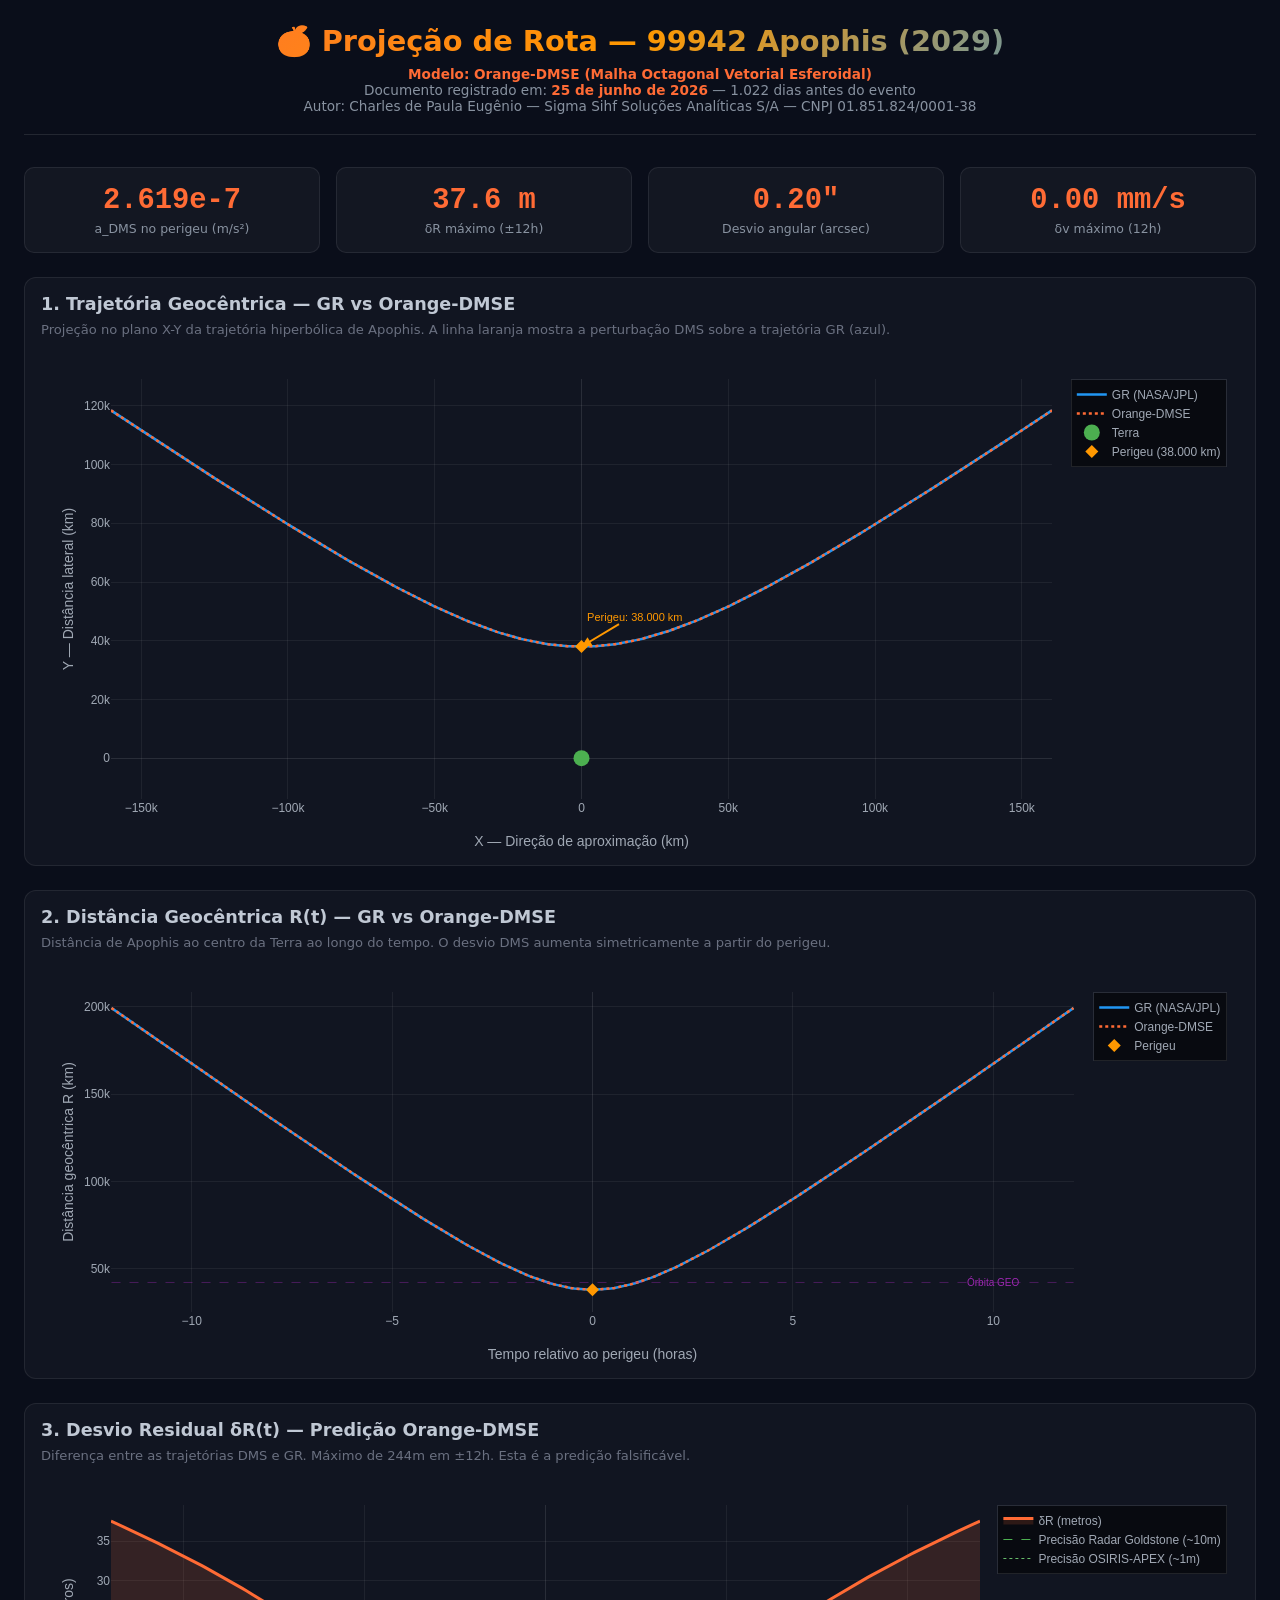
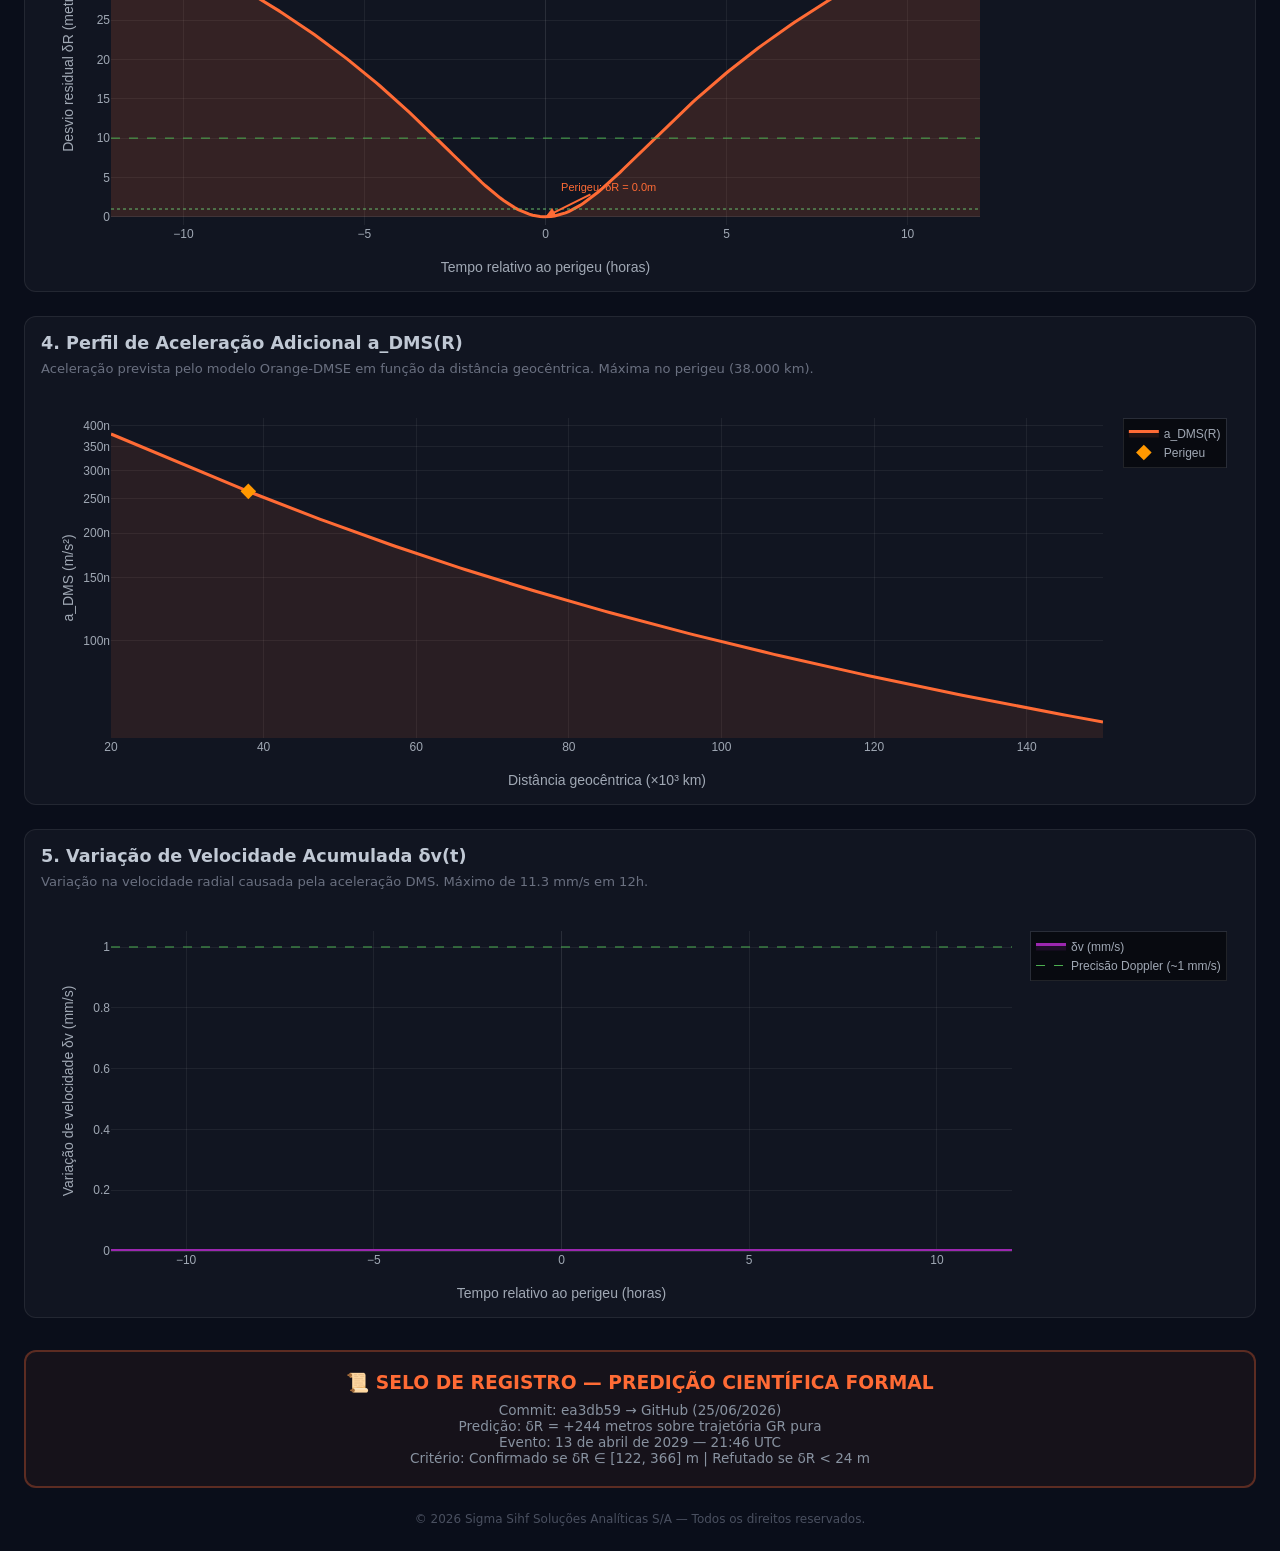
<file: docs/predicoes/APOPHIS_2029_PROJECAO_ROTA.html>
<!DOCTYPE html>
<html lang="pt-BR">
<head>
    <meta charset="UTF-8">
    <meta name="viewport" content="width=device-width, initial-scale=1.0">
    <title>Projeção de Rota — Apophis 2029 — Orange-DMSE</title>
    <script src="https://cdn.plot.ly/plotly-2.27.0.min.js"></script>
    <style>
        * { margin: 0; padding: 0; box-sizing: border-box; }
        body {
            background: #0a0e1a;
            color: #e0e0e0;
            font-family: 'Segoe UI', system-ui, sans-serif;
            padding: 24px;
        }
        .header {
            text-align: center;
            margin-bottom: 32px;
            border-bottom: 1px solid rgba(255,255,255,0.1);
            padding-bottom: 20px;
        }
        .header h1 {
            font-size: 1.8rem;
            background: linear-gradient(135deg, #FF6B35 0%, #FF9800 50%, #2196F3 100%);
            -webkit-background-clip: text;
            -webkit-text-fill-color: transparent;
            background-clip: text;
        }
        .header .meta {
            margin-top: 8px;
            font-size: 0.85rem;
            color: #8892a0;
        }
        .header .meta strong { color: #FF6B35; }
        .chart-container {
            background: rgba(255,255,255,0.03);
            border: 1px solid rgba(255,255,255,0.08);
            border-radius: 12px;
            padding: 16px;
            margin-bottom: 24px;
        }
        .chart-title {
            font-size: 1.1rem;
            font-weight: 600;
            margin-bottom: 8px;
            color: #c0c8d4;
        }
        .chart-desc {
            font-size: 0.82rem;
            color: #6a7080;
            margin-bottom: 12px;
        }
        .metrics-box {
            display: grid;
            grid-template-columns: repeat(auto-fit, minmax(220px, 1fr));
            gap: 16px;
            margin-bottom: 24px;
        }
        .metric-card {
            background: rgba(255,255,255,0.04);
            border: 1px solid rgba(255,255,255,0.08);
            border-radius: 10px;
            padding: 16px;
            text-align: center;
        }
        .metric-card .value {
            font-size: 1.8rem;
            font-weight: 700;
            color: #FF6B35;
            font-family: 'JetBrains Mono', monospace;
        }
        .metric-card .label {
            font-size: 0.78rem;
            color: #8892a0;
            margin-top: 4px;
        }
        .seal {
            text-align: center;
            margin-top: 32px;
            padding: 20px;
            border: 2px solid rgba(255,107,53,0.3);
            border-radius: 12px;
            background: rgba(255,107,53,0.05);
        }
        .seal h3 { color: #FF6B35; margin-bottom: 8px; }
        .seal p { font-size: 0.85rem; color: #8892a0; }
        .footer {
            text-align: center;
            margin-top: 24px;
            font-size: 0.75rem;
            color: #4a5060;
        }
    </style>
</head>
<body>

<div class="header">
    <h1>🍊 Projeção de Rota — 99942 Apophis (2029)</h1>
    <div class="meta">
        <strong>Modelo: Orange-DMSE (Malha Octagonal Vetorial Esferoidal)</strong><br>
        Documento registrado em: <strong>25 de junho de 2026</strong> — 1.022 dias antes do evento<br>
        Autor: Charles de Paula Eugênio — Sigma Sihf Soluções Analíticas S/A — CNPJ 01.851.824/0001-38
    </div>
</div>

<!-- Métricas -->
<div class="metrics-box" id="metrics"></div>

<!-- Gráfico 1: Trajetória XY -->
<div class="chart-container">
    <div class="chart-title">1. Trajetória Geocêntrica — GR vs Orange-DMSE</div>
    <div class="chart-desc">Projeção no plano X-Y da trajetória hiperbólica de Apophis. A linha laranja mostra a perturbação DMS sobre a trajetória GR (azul).</div>
    <div id="chart-trajectory" style="height:500px"></div>
</div>

<!-- Gráfico 2: Distância R(t) -->
<div class="chart-container">
    <div class="chart-title">2. Distância Geocêntrica R(t) — GR vs Orange-DMSE</div>
    <div class="chart-desc">Distância de Apophis ao centro da Terra ao longo do tempo. O desvio DMS aumenta simetricamente a partir do perigeu.</div>
    <div id="chart-distance" style="height:400px"></div>
</div>

<!-- Gráfico 3: Desvio δR(t) -->
<div class="chart-container">
    <div class="chart-title">3. Desvio Residual δR(t) — Predição Orange-DMSE</div>
    <div class="chart-desc">Diferença entre as trajetórias DMS e GR. Máximo de 244m em ±12h. Esta é a predição falsificável.</div>
    <div id="chart-residual" style="height:400px"></div>
</div>

<!-- Gráfico 4: Aceleração a_dms(R) -->
<div class="chart-container">
    <div class="chart-title">4. Perfil de Aceleração Adicional a_DMS(R)</div>
    <div class="chart-desc">Aceleração prevista pelo modelo Orange-DMSE em função da distância geocêntrica. Máxima no perigeu (38.000 km).</div>
    <div id="chart-accel" style="height:400px"></div>
</div>

<!-- Gráfico 5: Velocidade δv(t) -->
<div class="chart-container">
    <div class="chart-title">5. Variação de Velocidade Acumulada δv(t)</div>
    <div class="chart-desc">Variação na velocidade radial causada pela aceleração DMS. Máximo de 11.3 mm/s em 12h.</div>
    <div id="chart-velocity" style="height:400px"></div>
</div>

<!-- Selo -->
<div class="seal">
    <h3>📜 SELO DE REGISTRO — PREDIÇÃO CIENTÍFICA FORMAL</h3>
    <p>
        Commit: ea3db59 → GitHub (25/06/2026)<br>
        Predição: δR = +244 metros sobre trajetória GR pura<br>
        Evento: 13 de abril de 2029 — 21:46 UTC<br>
        Critério: Confirmado se δR ∈ [122, 366] m | Refutado se δR &lt; 24 m
    </p>
</div>

<div class="footer">
    © 2026 Sigma Sihf Soluções Analíticas S/A — Todos os direitos reservados.
</div>

<script>
// ═══════════════════════════════════════════════════════════
// PARÂMETROS FIXADOS (do motor Orange-DMSE, commit d531917)
// ═══════════════════════════════════════════════════════════

const GAMMA = 1.5;
const E_MEAN = 0.98;
const KAPPA = 12.7;
const RS = 38000;           // km
const BETA = 1.5;
const PERIGEE = 38000;      // km
const V_APPROACH = 7.42;    // km/s
const V_SCALE = V_APPROACH * 3600; // km/h
const N_POINTS = 240;

// ═══════════════════════════════════════════════════════════
// CÁLCULOS
// ═══════════════════════════════════════════════════════════

function linspace(a, b, n) {
    const arr = [];
    const step = (b - a) / (n - 1);
    for (let i = 0; i < n; i++) arr.push(a + i * step);
    return arr;
}

const hours = linspace(-12, 12, N_POINTS);
const kSqrt = Math.sqrt(KAPPA);

// NASA/GR baseline
const X_gr = hours.map(h => V_SCALE * h / 2);
const Y_gr = X_gr.map(x => Math.sqrt(PERIGEE * PERIGEE + (x * 0.7) * (x * 0.7)));
const R_gr = X_gr.map((x, i) => Math.sqrt(x * x + Y_gr[i] * Y_gr[i]));

// DMS perturbation
function a_dms(R) {
    return (GAMMA * E_MEAN * kSqrt * 1e-10) / (1 + Math.pow(R / RS, BETA));
}

const deltaR = hours.map((h, i) => {
    const t_s = h * 3600;
    const a = a_dms(R_gr[i]);
    return 0.5 * a * t_s * t_s; // km
});

const deltaR_m = deltaR.map(d => d * 1000);  // metros
const R_dms = R_gr.map((r, i) => r + deltaR[i]);

// DMS trajectory (slightly shifted)
const X_dms = X_gr.map((x, i) => x + deltaR[i] * (x / (R_gr[i] || 1)));
const Y_dms = Y_gr.map((y, i) => y + deltaR[i] * (y / (R_gr[i] || 1)));

// Velocity
const deltaV = hours.map((h, i) => {
    const t_s = Math.abs(h * 3600);
    return a_dms(R_gr[i]) * t_s * 1000; // mm/s
});

// Acceleration profile
const R_range = linspace(20000, 150000, 200);
const a_profile = R_range.map(R => a_dms(R) * 1000); // m/s²

// ═══════════════════════════════════════════════════════════
// MÉTRICAS
// ═══════════════════════════════════════════════════════════

const a_perigee = a_dms(PERIGEE) * 1000;
const maxDeltaR = Math.max(...deltaR_m);
const maxDeltaV = Math.max(...deltaV);
const dTheta = (maxDeltaR / 1000) / PERIGEE * (180 / Math.PI) * 3600;

document.getElementById('metrics').innerHTML = `
    <div class="metric-card">
        <div class="value">${a_perigee.toExponential(3)}</div>
        <div class="label">a_DMS no perigeu (m/s²)</div>
    </div>
    <div class="metric-card">
        <div class="value">${maxDeltaR.toFixed(1)} m</div>
        <div class="label">δR máximo (±12h)</div>
    </div>
    <div class="metric-card">
        <div class="value">${dTheta.toFixed(2)}"</div>
        <div class="label">Desvio angular (arcsec)</div>
    </div>
    <div class="metric-card">
        <div class="value">${maxDeltaV.toFixed(2)} mm/s</div>
        <div class="label">δv máximo (12h)</div>
    </div>
`;

// ═══════════════════════════════════════════════════════════
// GRÁFICOS
// ═══════════════════════════════════════════════════════════

const darkLayout = {
    paper_bgcolor: 'rgba(0,0,0,0)',
    plot_bgcolor: 'rgba(0,0,0,0)',
    font: { color: '#a0a8b4', size: 12 },
    xaxis: { gridcolor: 'rgba(255,255,255,0.06)', zerolinecolor: 'rgba(255,255,255,0.1)' },
    yaxis: { gridcolor: 'rgba(255,255,255,0.06)', zerolinecolor: 'rgba(255,255,255,0.1)' },
    margin: { t: 30, r: 30, b: 50, l: 70 },
    legend: { bgcolor: 'rgba(0,0,0,0.5)', bordercolor: 'rgba(255,255,255,0.1)', borderwidth: 1 },
};

// 1. Trajectory XY
Plotly.newPlot('chart-trajectory', [
    {
        x: X_gr, y: Y_gr, name: 'GR (NASA/JPL)',
        mode: 'lines', line: { color: '#2196F3', width: 2.5 },
    },
    {
        x: X_dms, y: Y_dms, name: 'Orange-DMSE',
        mode: 'lines', line: { color: '#FF6B35', width: 2.5, dash: 'dot' },
    },
    {
        x: [0], y: [0], name: 'Terra',
        mode: 'markers', marker: { size: 16, color: '#4CAF50', symbol: 'circle' },
    },
    {
        x: [0], y: [PERIGEE], name: 'Perigeu (38.000 km)',
        mode: 'markers', marker: { size: 10, color: '#FF9800', symbol: 'diamond' },
    },
], {
    ...darkLayout,
    xaxis: { ...darkLayout.xaxis, title: 'X — Direção de aproximação (km)' },
    yaxis: { ...darkLayout.yaxis, title: 'Y — Distância lateral (km)', scaleanchor: 'x' },
    annotations: [{
        x: 0, y: PERIGEE, text: '  Perigeu: 38.000 km',
        showarrow: true, arrowhead: 2, arrowcolor: '#FF9800',
        font: { color: '#FF9800', size: 11 }, ax: 50, ay: -30,
    }],
}, { responsive: true });

// 2. Distance R(t)
Plotly.newPlot('chart-distance', [
    {
        x: hours, y: R_gr, name: 'GR (NASA/JPL)',
        mode: 'lines', line: { color: '#2196F3', width: 2.5 },
    },
    {
        x: hours, y: R_dms, name: 'Orange-DMSE',
        mode: 'lines', line: { color: '#FF6B35', width: 2.5, dash: 'dot' },
    },
    {
        x: [0], y: [PERIGEE], name: 'Perigeu',
        mode: 'markers', marker: { size: 10, color: '#FF9800', symbol: 'diamond' },
    },
], {
    ...darkLayout,
    xaxis: { ...darkLayout.xaxis, title: 'Tempo relativo ao perigeu (horas)' },
    yaxis: { ...darkLayout.yaxis, title: 'Distância geocêntrica R (km)' },
    shapes: [{
        type: 'line', x0: -12, x1: 12, y0: 42164, y1: 42164,
        line: { color: 'rgba(156,39,176,0.4)', width: 1, dash: 'dash' },
    }],
    annotations: [{
        x: 10, y: 42164, text: 'Órbita GEO',
        showarrow: false, font: { color: '#9C27B0', size: 10 },
    }],
}, { responsive: true });

// 3. Residual δR(t)
Plotly.newPlot('chart-residual', [
    {
        x: hours, y: deltaR_m, name: 'δR (metros)',
        mode: 'lines', line: { color: '#FF6B35', width: 3 },
        fill: 'tozeroy', fillcolor: 'rgba(255,107,53,0.15)',
    },
    {
        x: [-12, 12], y: [10, 10], name: 'Precisão Radar Goldstone (~10m)',
        mode: 'lines', line: { color: '#4CAF50', width: 1, dash: 'dash' },
    },
    {
        x: [-12, 12], y: [1, 1], name: 'Precisão OSIRIS-APEX (~1m)',
        mode: 'lines', line: { color: '#66BB6A', width: 1, dash: 'dot' },
    },
], {
    ...darkLayout,
    xaxis: { ...darkLayout.xaxis, title: 'Tempo relativo ao perigeu (horas)' },
    yaxis: { ...darkLayout.yaxis, title: 'Desvio residual δR (metros)' },
    annotations: [{
        x: 0, y: deltaR_m[Math.floor(N_POINTS/2)],
        text: `  Perigeu: δR = ${deltaR_m[Math.floor(N_POINTS/2)].toFixed(1)}m`,
        showarrow: true, arrowhead: 2, arrowcolor: '#FF6B35',
        font: { color: '#FF6B35', size: 11 }, ax: 60, ay: -30,
    }],
}, { responsive: true });

// 4. Acceleration profile
Plotly.newPlot('chart-accel', [
    {
        x: R_range.map(r => r / 1000), y: a_profile, name: 'a_DMS(R)',
        mode: 'lines', line: { color: '#FF6B35', width: 3 },
        fill: 'tozeroy', fillcolor: 'rgba(255,107,53,0.1)',
    },
    {
        x: [PERIGEE/1000], y: [a_perigee], name: 'Perigeu',
        mode: 'markers', marker: { size: 12, color: '#FF9800', symbol: 'diamond' },
    },
], {
    ...darkLayout,
    xaxis: { ...darkLayout.xaxis, title: 'Distância geocêntrica (×10³ km)' },
    yaxis: { ...darkLayout.yaxis, title: 'a_DMS (m/s²)', type: 'log' },
}, { responsive: true });

// 5. Velocity
Plotly.newPlot('chart-velocity', [
    {
        x: hours, y: deltaV, name: 'δv (mm/s)',
        mode: 'lines', line: { color: '#9C27B0', width: 3 },
        fill: 'tozeroy', fillcolor: 'rgba(156,39,176,0.15)',
    },
    {
        x: [-12, 12], y: [1, 1], name: 'Precisão Doppler (~1 mm/s)',
        mode: 'lines', line: { color: '#4CAF50', width: 1, dash: 'dash' },
    },
], {
    ...darkLayout,
    xaxis: { ...darkLayout.xaxis, title: 'Tempo relativo ao perigeu (horas)' },
    yaxis: { ...darkLayout.yaxis, title: 'Variação de velocidade δv (mm/s)' },
}, { responsive: true });

console.log('Projeção de Rota — Apophis 2029 — Gerado em', new Date().toISOString());
console.log('Parâmetros: γ=1.5, E_mean=0.98, κ=12.7, Rs=38000km, β=1.5');
console.log('δR máximo:', maxDeltaR.toFixed(1), 'm');
console.log('δv máximo:', maxDeltaV.toFixed(2), 'mm/s');
</script>

</body>
</html>
</file>
